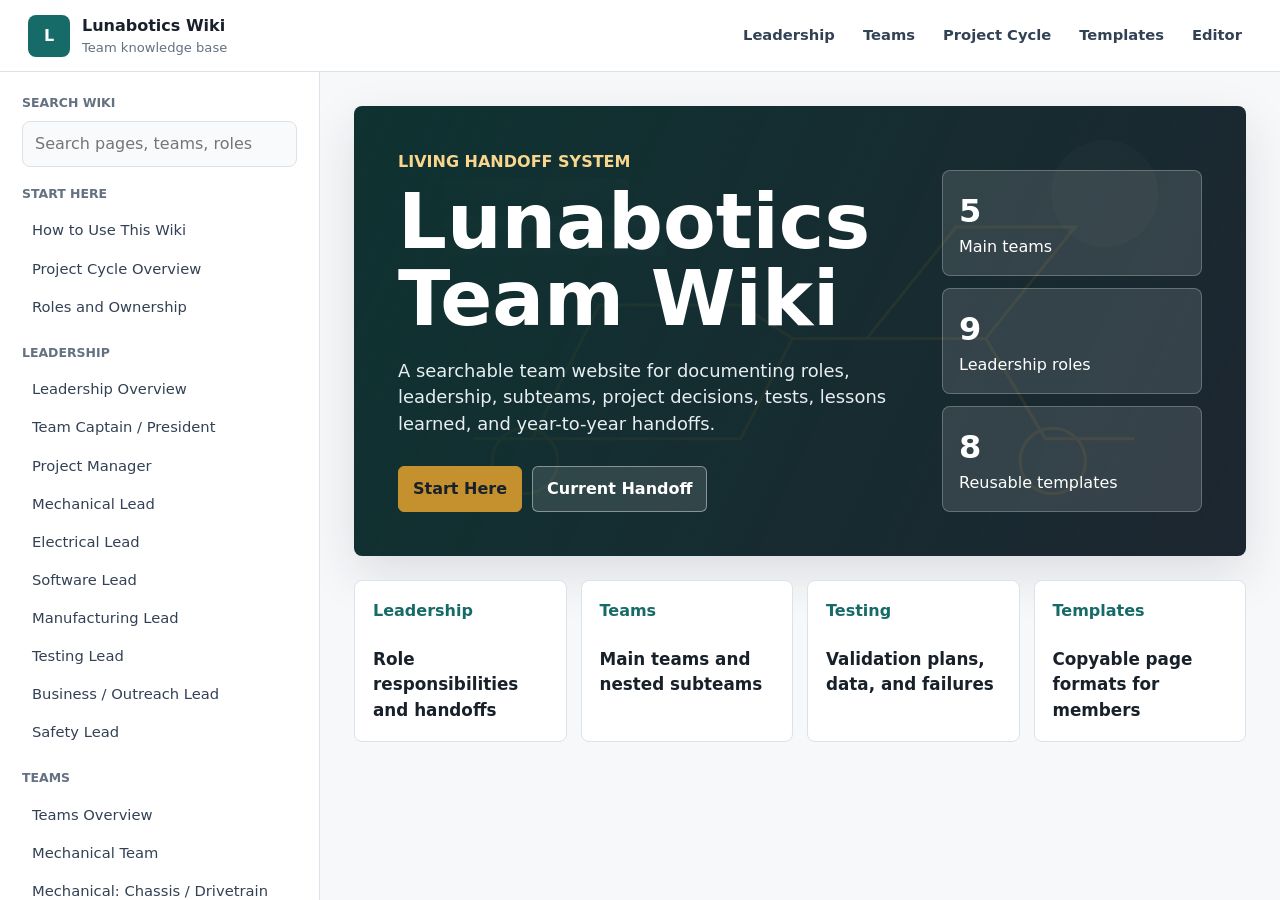
<file: index.html>
<!doctype html>
<html lang="en">
  <head>
    <meta charset="utf-8">
    <meta name="viewport" content="width=device-width, initial-scale=1">
    <title>Lunabotics Team Wiki</title>
    <link rel="stylesheet" href="site/styles.css">
  </head>
  <body>
    <header class="topbar">
      <a class="brand" href="#/">
        <span class="brand-mark" aria-hidden="true">L</span>
        <span>
          <strong>Lunabotics Wiki</strong>
          <small>Team knowledge base</small>
        </span>
      </a>
      <nav class="topnav" aria-label="Primary">
        <a href="#/docs/leadership/README.md">Leadership</a>
        <a href="#/docs/teams/README.md">Teams</a>
        <a href="#/docs/start-here/project-cycle-overview.md">Project Cycle</a>
        <a href="#/templates/README.md">Templates</a>
        <a href="editor.html">Editor</a>
      </nav>
    </header>

    <main class="layout">
      <aside class="sidebar" aria-label="Wiki navigation">
        <label class="search-label" for="search">Search wiki</label>
        <input id="search" class="search" type="search" placeholder="Search pages, teams, roles">
        <div id="nav" class="nav-list"></div>
      </aside>

      <section class="content-shell">
        <div id="home" class="home-view">
          <section class="hero">
            <div>
              <p class="eyebrow">Living handoff system</p>
              <h1>Lunabotics Team Wiki</h1>
              <p class="hero-copy">
                A searchable team website for documenting roles, leadership, subteams,
                project decisions, tests, lessons learned, and year-to-year handoffs.
              </p>
              <div class="hero-actions">
                <a class="button primary" href="#/docs/start-here/how-to-use-this-wiki.md">Start Here</a>
                <a class="button" href="#/docs/handoffs/current-year-handoff.md">Current Handoff</a>
              </div>
            </div>
            <div class="status-panel" aria-label="Wiki sections">
              <div>
                <span class="metric">5</span>
                <span>Main teams</span>
              </div>
              <div>
                <span class="metric">9</span>
                <span>Leadership roles</span>
              </div>
              <div>
                <span class="metric">8</span>
                <span>Reusable templates</span>
              </div>
            </div>
          </section>

          <section class="quick-grid" aria-label="Important wiki sections">
            <a class="quick-card" href="#/docs/leadership/README.md">
              <span>Leadership</span>
              <strong>Role responsibilities and handoffs</strong>
            </a>
            <a class="quick-card" href="#/docs/teams/README.md">
              <span>Teams</span>
              <strong>Main teams and nested subteams</strong>
            </a>
            <a class="quick-card" href="#/docs/testing/README.md">
              <span>Testing</span>
              <strong>Validation plans, data, and failures</strong>
            </a>
            <a class="quick-card" href="#/templates/README.md">
              <span>Templates</span>
              <strong>Copyable page formats for members</strong>
            </a>
          </section>
        </div>

        <article id="page" class="page-view" hidden>
          <div class="page-toolbar">
            <a id="sourceLink" class="text-link" href="#">Edit this page</a>
            <button id="copyPath" class="icon-button" type="button" title="Copy page path" aria-label="Copy page path">
              <span aria-hidden="true">#</span>
            </button>
          </div>
          <div id="pageContent" class="markdown"></div>
        </article>
      </section>
    </main>

    <script src="site/app.js"></script>
  </body>
</html>
</file>
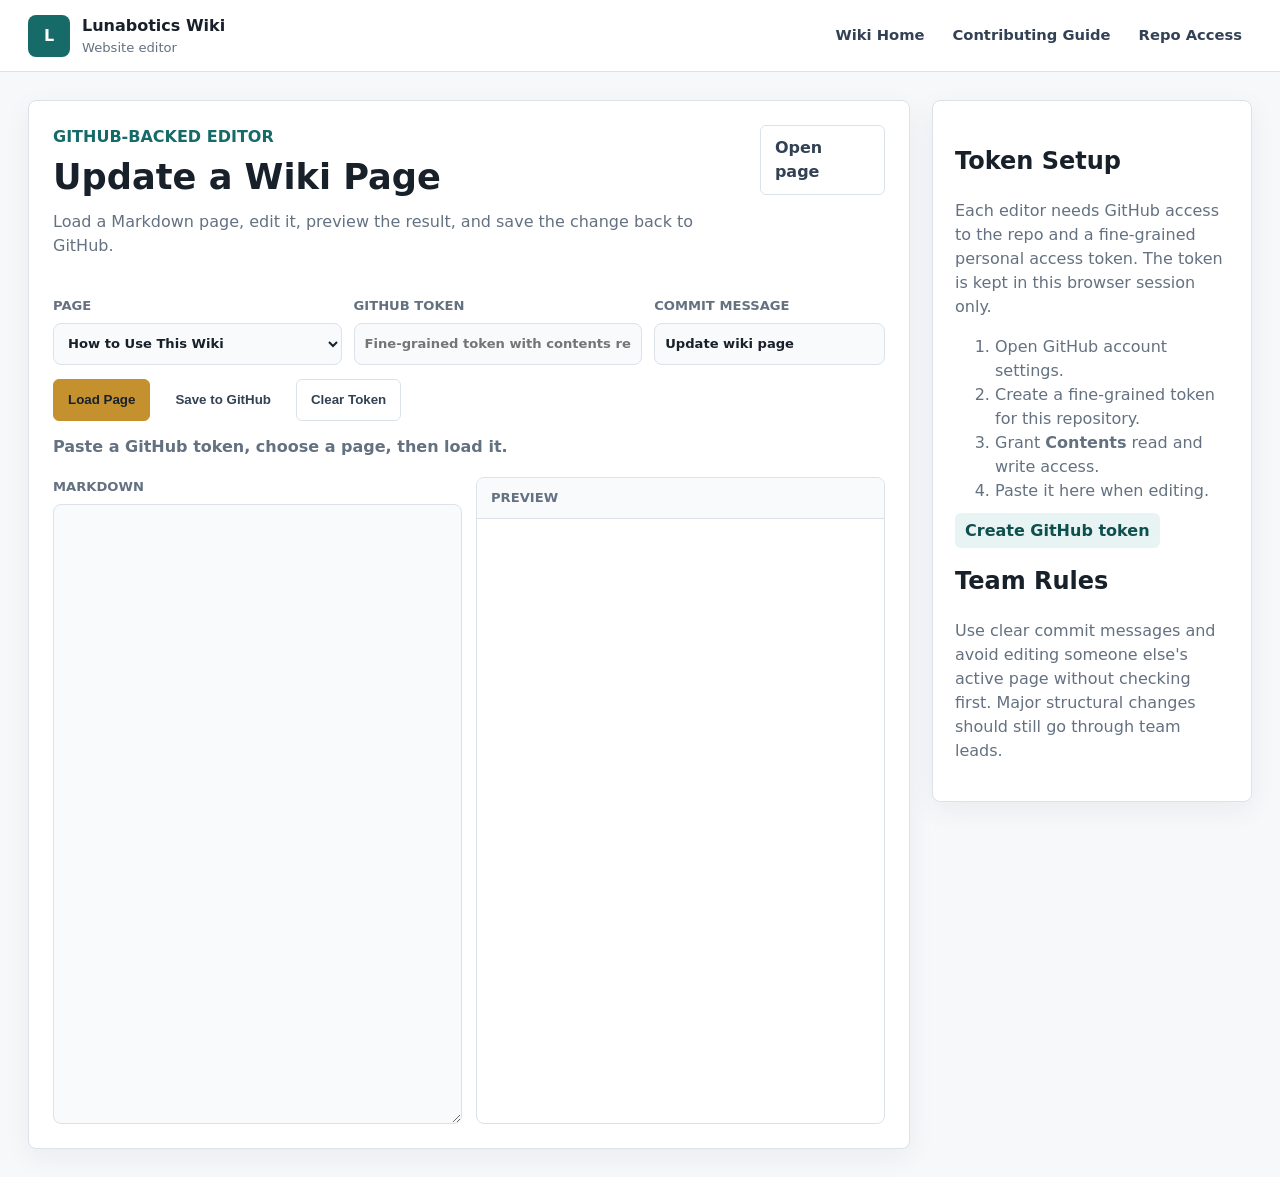
<file: editor.html>
<!doctype html>
<html lang="en">
  <head>
    <meta charset="utf-8">
    <meta name="viewport" content="width=device-width, initial-scale=1">
    <title>Wiki Editor | Lunabotics Team Wiki</title>
    <link rel="stylesheet" href="site/styles.css">
  </head>
  <body>
    <header class="topbar">
      <a class="brand" href="index.html">
        <span class="brand-mark" aria-hidden="true">L</span>
        <span>
          <strong>Lunabotics Wiki</strong>
          <small>Website editor</small>
        </span>
      </a>
      <nav class="topnav" aria-label="Primary">
        <a href="index.html">Wiki Home</a>
        <a href="index.html#/CONTRIBUTING.md">Contributing Guide</a>
        <a href="https://github.com/jmonhol2/UTKLunabotics.github.io/settings/access" target="_blank" rel="noreferrer">Repo Access</a>
      </nav>
    </header>

    <main class="editor-layout">
      <section class="editor-panel">
        <div class="editor-header">
          <div>
            <p class="eyebrow dark">GitHub-backed editor</p>
            <h1>Update a Wiki Page</h1>
            <p>
              Load a Markdown page, edit it, preview the result, and save the change back to GitHub.
            </p>
          </div>
          <a id="openPage" class="button editor-home-link" href="index.html">Open page</a>
        </div>

        <div class="editor-controls">
          <label>
            Page
            <select id="pageSelect"></select>
          </label>
          <label>
            GitHub token
            <input id="token" type="password" placeholder="Fine-grained token with contents read/write">
          </label>
          <label>
            Commit message
            <input id="message" type="text" value="Update wiki page">
          </label>
        </div>

        <div class="editor-actions">
          <button id="loadPage" class="button primary editor-button" type="button">Load Page</button>
          <button id="savePage" class="button editor-button" type="button">Save to GitHub</button>
          <button id="clearToken" class="button editor-button ghost" type="button">Clear Token</button>
        </div>

        <p id="status" class="editor-status" role="status">
          Paste a GitHub token, choose a page, then load it.
        </p>

        <div class="editor-grid">
          <label class="editor-textarea-label">
            Markdown
            <textarea id="markdown" spellcheck="true"></textarea>
          </label>
          <section class="preview-shell" aria-label="Markdown preview">
            <div class="preview-title">Preview</div>
            <div id="preview" class="markdown preview"></div>
          </section>
        </div>
      </section>

      <aside class="editor-help">
        <h2>Token Setup</h2>
        <p>
          Each editor needs GitHub access to the repo and a fine-grained personal access token.
          The token is kept in this browser session only.
        </p>
        <ol>
          <li>Open GitHub account settings.</li>
          <li>Create a fine-grained token for this repository.</li>
          <li>Grant <strong>Contents</strong> read and write access.</li>
          <li>Paste it here when editing.</li>
        </ol>
        <a class="text-link" href="https://github.com/settings/personal-access-tokens/new" target="_blank" rel="noreferrer">
          Create GitHub token
        </a>

        <h2>Team Rules</h2>
        <p>
          Use clear commit messages and avoid editing someone else's active page without checking first.
          Major structural changes should still go through team leads.
        </p>
      </aside>
    </main>

    <script src="site/editor.js"></script>
  </body>
</html>
</file>
<file: site/styles.css>
:root {
  --bg: #f7f8fa;
  --panel: #ffffff;
  --ink: #18202a;
  --muted: #647181;
  --line: #dce2ea;
  --accent: #166b68;
  --accent-strong: #0f4f4d;
  --gold: #c5912f;
  --steel: #334155;
  --code: #f1f5f9;
  --shadow: 0 18px 50px rgba(20, 32, 44, 0.12);
}

* {
  box-sizing: border-box;
}

html {
  scroll-behavior: smooth;
}

body {
  margin: 0;
  color: var(--ink);
  background: var(--bg);
  font-family: Inter, ui-sans-serif, system-ui, -apple-system, BlinkMacSystemFont, "Segoe UI", sans-serif;
  line-height: 1.5;
}

a {
  color: inherit;
}

.topbar {
  position: sticky;
  top: 0;
  z-index: 10;
  display: flex;
  align-items: center;
  justify-content: space-between;
  gap: 20px;
  min-height: 72px;
  padding: 12px 28px;
  border-bottom: 1px solid var(--line);
  background: rgba(255, 255, 255, 0.94);
  backdrop-filter: blur(12px);
}

.brand {
  display: inline-flex;
  align-items: center;
  gap: 12px;
  text-decoration: none;
}

.brand-mark {
  display: grid;
  width: 42px;
  height: 42px;
  place-items: center;
  border-radius: 8px;
  color: #fff;
  background: var(--accent);
  font-weight: 800;
}

.brand strong,
.brand small {
  display: block;
}

.brand small {
  color: var(--muted);
  font-size: 0.82rem;
}

.topnav {
  display: flex;
  flex-wrap: wrap;
  gap: 8px;
}

.topnav a,
.button,
.text-link {
  border-radius: 6px;
  color: var(--steel);
  text-decoration: none;
  font-weight: 650;
}

.topnav a {
  padding: 8px 10px;
  font-size: 0.92rem;
}

.topnav a:hover,
.nav-item:hover,
.quick-card:hover {
  background: #eef3f5;
}

.layout {
  display: grid;
  grid-template-columns: 320px minmax(0, 1fr);
  min-height: calc(100vh - 72px);
}

.sidebar {
  position: sticky;
  top: 72px;
  align-self: start;
  height: calc(100vh - 72px);
  overflow: auto;
  padding: 22px;
  border-right: 1px solid var(--line);
  background: #fff;
}

.search-label {
  display: block;
  margin-bottom: 8px;
  color: var(--muted);
  font-size: 0.78rem;
  font-weight: 800;
  text-transform: uppercase;
}

.search {
  width: 100%;
  min-height: 42px;
  padding: 10px 12px;
  border: 1px solid var(--line);
  border-radius: 8px;
  color: var(--ink);
  background: #f8fafc;
  font: inherit;
}

.nav-list {
  margin-top: 18px;
}

.nav-group {
  margin: 18px 0 8px;
  color: var(--muted);
  font-size: 0.78rem;
  font-weight: 800;
  text-transform: uppercase;
}

.nav-item {
  display: block;
  padding: 8px 10px;
  border-radius: 6px;
  color: var(--steel);
  text-decoration: none;
  font-size: 0.92rem;
}

.nav-item.active {
  color: var(--accent-strong);
  background: #e8f4f3;
  font-weight: 750;
}

.content-shell {
  min-width: 0;
  padding: 34px;
}

.hero {
  display: grid;
  grid-template-columns: minmax(0, 1.5fr) minmax(260px, 0.5fr);
  gap: 28px;
  align-items: end;
  min-height: 360px;
  padding: 44px;
  border-radius: 8px;
  color: #fff;
  background:
    linear-gradient(115deg, rgba(13, 50, 48, 0.96), rgba(24, 32, 42, 0.78)),
    url("data:image/svg+xml,%3Csvg xmlns='http://www.w3.org/2000/svg' width='1200' height='650' viewBox='0 0 1200 650'%3E%3Crect width='1200' height='650' fill='%232f3c46'/%3E%3Cg fill='none' stroke='%23c5912f' stroke-width='4' opacity='.65'%3E%3Cpath d='M160 470h360l70-135h260l80 135h120'/%3E%3Cpath d='M240 470l90-180h190l70 45'/%3E%3Cpath d='M690 335l120-150h160l-120 150'/%3E%3Ccircle cx='230' cy='500' r='44'/%3E%3Ccircle cx='940' cy='500' r='44'/%3E%3C/g%3E%3Cg fill='%23ffffff' opacity='.12'%3E%3Ccircle cx='1010' cy='140' r='72'/%3E%3Crect x='120' y='120' width='250' height='28' rx='4'/%3E%3Crect x='120' y='170' width='340' height='18' rx='4'/%3E%3Crect x='120' y='205' width='300' height='18' rx='4'/%3E%3C/g%3E%3C/svg%3E");
  background-size: cover;
  background-position: center;
  box-shadow: var(--shadow);
}

.eyebrow {
  margin: 0 0 10px;
  color: #f8d68e;
  font-weight: 800;
  text-transform: uppercase;
}

h1 {
  margin: 0;
  font-size: clamp(2.4rem, 6vw, 4.8rem);
  line-height: 1;
}

.hero-copy {
  max-width: 720px;
  margin: 20px 0 0;
  color: #e8eef2;
  font-size: 1.12rem;
}

.hero-actions {
  display: flex;
  flex-wrap: wrap;
  gap: 10px;
  margin-top: 28px;
}

.button {
  display: inline-flex;
  align-items: center;
  justify-content: center;
  min-height: 42px;
  padding: 10px 14px;
  border: 1px solid rgba(255, 255, 255, 0.42);
  color: #fff;
  background: rgba(255, 255, 255, 0.12);
}

.button.primary {
  border-color: var(--gold);
  background: var(--gold);
  color: #18202a;
}

.button.ghost {
  color: var(--steel);
  border-color: var(--line);
  background: #fff;
}

.status-panel {
  display: grid;
  gap: 12px;
}

.status-panel div {
  padding: 16px;
  border: 1px solid rgba(255, 255, 255, 0.24);
  border-radius: 8px;
  background: rgba(255, 255, 255, 0.12);
}

.metric {
  display: block;
  font-size: 2rem;
  font-weight: 850;
}

.quick-grid {
  display: grid;
  grid-template-columns: repeat(4, minmax(0, 1fr));
  gap: 14px;
  margin-top: 24px;
}

.quick-card {
  min-height: 140px;
  padding: 18px;
  border: 1px solid var(--line);
  border-radius: 8px;
  background: var(--panel);
  text-decoration: none;
}

.quick-card span {
  display: block;
  color: var(--accent);
  font-weight: 800;
}

.quick-card strong {
  display: block;
  margin-top: 24px;
  font-size: 1.05rem;
}

.page-view {
  max-width: 980px;
  margin: 0 auto;
  padding: 34px;
  border: 1px solid var(--line);
  border-radius: 8px;
  background: var(--panel);
  box-shadow: 0 8px 28px rgba(20, 32, 44, 0.06);
}

.page-toolbar {
  display: flex;
  justify-content: flex-end;
  gap: 8px;
  margin-bottom: 20px;
}

.text-link {
  padding: 8px 10px;
  color: var(--accent-strong);
  background: #e8f4f3;
}

.icon-button {
  width: 38px;
  height: 38px;
  border: 1px solid var(--line);
  border-radius: 6px;
  color: var(--steel);
  background: #fff;
  cursor: pointer;
  font: inherit;
  font-weight: 800;
}

.markdown h1,
.markdown h2,
.markdown h3 {
  line-height: 1.18;
}

.markdown h1 {
  margin-top: 0;
  font-size: 2.1rem;
}

.markdown h2 {
  margin-top: 2rem;
  padding-top: 1rem;
  border-top: 1px solid var(--line);
}

.markdown p,
.markdown li {
  color: #273340;
}

.markdown a {
  color: var(--accent-strong);
  font-weight: 650;
}

.markdown code {
  padding: 2px 5px;
  border-radius: 5px;
  background: var(--code);
}

.markdown pre {
  overflow-x: auto;
  padding: 16px;
  border-radius: 8px;
  background: var(--code);
}

.markdown table {
  display: block;
  width: 100%;
  overflow-x: auto;
  border-collapse: collapse;
}

.markdown th,
.markdown td {
  padding: 9px 11px;
  border: 1px solid var(--line);
  text-align: left;
  vertical-align: top;
}

.markdown th {
  background: #f8fafc;
}

@media (max-width: 920px) {
  .topbar {
    position: static;
    align-items: flex-start;
  }

  .layout {
    grid-template-columns: 1fr;
  }

  .sidebar {
    position: static;
    height: auto;
    border-right: 0;
    border-bottom: 1px solid var(--line);
  }

  .hero,
  .quick-grid {
    grid-template-columns: 1fr;
  }
}

@media (max-width: 640px) {
  .topbar {
    padding: 14px;
  }

  .content-shell {
    padding: 16px;
  }

  .hero,
  .page-view {
    padding: 22px;
  }
}

.editor-layout {
  display: grid;
  grid-template-columns: minmax(0, 1fr) 320px;
  gap: 22px;
  padding: 28px;
}

.editor-panel,
.editor-help {
  border: 1px solid var(--line);
  border-radius: 8px;
  background: var(--panel);
  box-shadow: 0 8px 28px rgba(20, 32, 44, 0.06);
}

.editor-panel {
  min-width: 0;
  padding: 24px;
}

.editor-help {
  align-self: start;
  padding: 22px;
}

.editor-header {
  display: flex;
  justify-content: space-between;
  gap: 18px;
  align-items: start;
}

.editor-header h1 {
  color: var(--ink);
  font-size: 2.2rem;
}

.editor-header p,
.editor-help p,
.editor-help li {
  color: var(--muted);
}

.eyebrow.dark {
  color: var(--accent);
}

.editor-home-link {
  color: var(--steel);
  border-color: var(--line);
  background: #fff;
}

.editor-controls {
  display: grid;
  grid-template-columns: minmax(240px, 1fr) minmax(260px, 1fr) minmax(220px, 0.8fr);
  gap: 12px;
  margin-top: 22px;
}

.editor-controls label,
.editor-textarea-label {
  display: grid;
  gap: 7px;
  color: var(--muted);
  font-size: 0.82rem;
  font-weight: 800;
  text-transform: uppercase;
}

.editor-controls input,
.editor-controls select,
.editor-textarea-label textarea {
  width: 100%;
  border: 1px solid var(--line);
  border-radius: 8px;
  color: var(--ink);
  background: #f8fafc;
  font: inherit;
}

.editor-controls input,
.editor-controls select {
  min-height: 42px;
  padding: 9px 10px;
}

.editor-actions {
  display: flex;
  flex-wrap: wrap;
  gap: 10px;
  margin-top: 14px;
}

.editor-button {
  color: var(--steel);
}

.editor-status {
  min-height: 28px;
  margin: 14px 0;
  color: var(--muted);
  font-weight: 650;
}

.editor-status[data-type="success"] {
  color: var(--accent-strong);
}

.editor-status[data-type="error"] {
  color: #a33131;
}

.editor-grid {
  display: grid;
  grid-template-columns: minmax(0, 1fr) minmax(0, 1fr);
  gap: 14px;
}

.editor-textarea-label textarea {
  min-height: 620px;
  padding: 14px;
  resize: vertical;
  font-family: "Cascadia Code", Consolas, monospace;
  font-size: 0.92rem;
  line-height: 1.5;
  text-transform: none;
}

.preview-shell {
  min-width: 0;
  min-height: 620px;
  overflow: auto;
  border: 1px solid var(--line);
  border-radius: 8px;
  background: #fff;
}

.preview-title {
  position: sticky;
  top: 0;
  padding: 10px 14px;
  border-bottom: 1px solid var(--line);
  color: var(--muted);
  background: #f8fafc;
  font-size: 0.82rem;
  font-weight: 800;
  text-transform: uppercase;
}

.preview {
  padding: 18px;
}

@media (max-width: 1100px) {
  .editor-layout,
  .editor-grid,
  .editor-controls {
    grid-template-columns: 1fr;
  }
}
</file>
